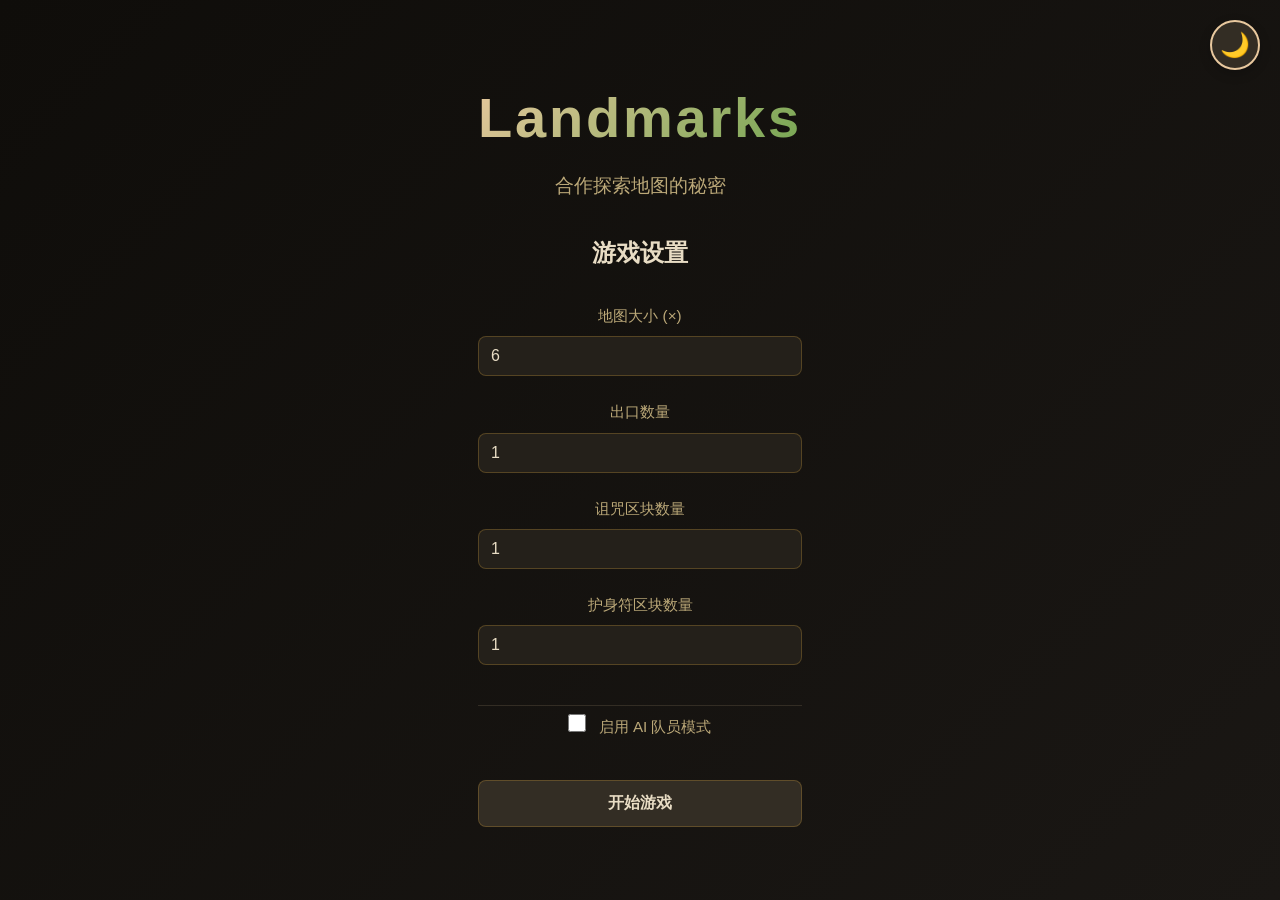
<file: index.html>
<!DOCTYPE html>
<html lang="zh-CN">
<head>
  <meta charset="UTF-8">
  <meta name="viewport" content="width=device-width, initial-scale=1.0">
  <title>Landmarks 网页游戏</title>
  <link rel="stylesheet" href="style.css">
</head>
<body>
  <div id="app" class="app">
    <!-- Setup Screen -->
    <div id="setup-screen" class="screen setup-screen">
      <!-- Theme Toggle Button -->
      <button id="theme-toggle" class="theme-toggle" aria-label="切换主题">
        <span class="theme-icon">🌙</span>
      </button>

      <div class="setup-container">
        <h1>Landmarks</h1>
        <p class="setup-subtitle">合作探索地图的秘密</p>

        <div class="game-settings">
          <h2>游戏设置</h2>

          <div class="setting-group">
            <label for="grid-size-input">地图大小 (×)</label>
            <input id="grid-size-input" type="number" min="4" max="12" value="6" class="setting-input">
          </div>

          <div class="setting-group">
            <label for="exit-count-input">出口数量</label>
            <input id="exit-count-input" type="number" min="1" max="5" value="1" class="setting-input">
          </div>

          <div class="setting-group">
            <label for="curse-blocks-input">诅咒区块数量</label>
            <input id="curse-blocks-input" type="number" min="0" max="5" value="1" class="setting-input">
          </div>

          <div class="setting-group">
            <label for="blessing-blocks-input">护身符区块数量</label>
            <input id="blessing-blocks-input" type="number" min="0" max="5" value="1" class="setting-input">
          </div>

          <div class="setting-group ai-settings">
            <label for="ai-member-toggle">
              <input id="ai-member-toggle" type="checkbox" class="setting-checkbox">
              启用 AI 队员模式
            </label>
            <div id="ai-api-key-section" class="ai-api-key-section hidden">
              <label for="ai-api-key-input">OpenRouter API Key</label>
              <input id="ai-api-key-input" type="password" class="setting-input" placeholder="sk-..." maxlength="100">
              <label for="ai-model-select" class="ai-model-label">AI 模型</label>
              <select id="ai-model-select" class="setting-input ai-model-select">
                <option value="qwen/qwen3.5-35b-a3b">Qwen 3.5-35B（付费，稳定）</option>
                <option value="qwen/qwen3-8b:free">Qwen 3-8B（免费，可能限流）</option>
              </select>
              <p class="ai-help-text">
                🔐 输入后自动保存到浏览器（本地存储，不会上传服务器）
                <br/>
                💾 或在根目录创建 .env.local 文件配置（参考 .env.example）
                <br/>
                ⚠️ 留空则使用本地降级策略
              </p>
            </div>
          </div>

          <button id="btn-start-game" class="btn btn-start-game">开始游戏</button>
        </div>
      </div>
    </div>

    <!-- Game Screen -->
    <div id="game-screen" class="screen game-screen hidden">
      <div class="game-container">
        <!-- Map Section -->
        <div class="map-section">
          <div id="map-grid" class="map-grid hexagon-grid">
            <!-- Hexagonal cells will be generated -->
          </div>
        </div>

        <!-- Side Panel (Left) -->
        <div class="side-panel side-panel-left">
          <!-- Current Phase Indicator -->
          <div class="phase-indicator">
            <div id="phase-label" class="phase-label">领队阶段</div>
            <div id="phase-description" class="phase-description"></div>
          </div>

          <!-- Round Counter -->
          <div class="round-counter">
            <span class="label">第</span>
            <span id="round-count" class="value">0</span>
            <span class="label">轮</span>
          </div>

          <!-- Curse Indicator -->
          <div id="curse-indicator" class="curse-indicator hidden">
            <span id="curse-text">💀 诅咒值: 0/1</span>
          </div>

          <!-- Lead Phase Panel -->
          <div id="lead-panel" class="phase-panel lead-panel">
            <div class="phase-panel-header lead-header">
              <h3>👑 领队</h3>
              <p class="phase-subtitle">描述词汇，指引队员</p>
            </div>

            <input
              id="lead-word-input"
              type="text"
              class="phase-input lead-input"
              placeholder="输入词汇..."
              maxlength="30"
            />

            <button id="btn-submit-lead" class="btn btn-submit-phase btn-lead">提交词汇</button>
          </div>

          <!-- Member Phase Panel -->
          <div id="member-panel" class="phase-panel member-panel hidden">
            <div class="phase-panel-header member-header">
              <h3>🎯 队员</h3>
              <p class="phase-subtitle">选择合适的格子</p>
            </div>

            <div class="current-word">
              <label>📝 词汇</label>
              <div id="current-word-text" class="word-text"></div>
            </div>

            <div class="cell-selection-hint">
              <label>📍 选择的格子</label>
              <span id="selected-cell-text" class="cell-coordinate">未选择</span>
            </div>

            <div id="ai-thinking-indicator" class="ai-thinking-indicator hidden">
              <span class="ai-spinner"></span>
              <span>AI 正在思考...</span>
            </div>

            <div id="ai-decision-panel" class="ai-decision-panel hidden">
              <h4>🤖 AI 决策过程</h4>

              <div class="ai-section">
                <label>📋 Prompt 策略</label>
                <textarea id="ai-prompt-display" class="ai-display-text" readonly></textarea>
              </div>

              <div class="ai-section">
                <label>📊 候选格子分析</label>
                <textarea id="ai-candidates-display" class="ai-display-text" readonly></textarea>
              </div>

              <div id="ai-thinking-section" class="ai-section hidden">
                <label>💭 AI 思考过程</label>
                <textarea id="ai-thinking-display" class="ai-display-text" readonly></textarea>
              </div>

              <div class="ai-section">
                <label>🧠 LLM 响应</label>
                <textarea id="ai-llm-response-display" class="ai-display-text" readonly></textarea>
              </div>

              <div class="ai-section">
                <label>✅ 最终决策</label>
                <div id="ai-final-decision" class="ai-final-decision"></div>
              </div>

              <details class="ai-toggle-details">
                <summary>💬 原始 LLM JSON</summary>
                <textarea id="ai-raw-json-display" class="ai-display-text" readonly></textarea>
              </details>
            </div>

            <button id="btn-assign-word" class="btn btn-submit-phase btn-member">确认放置</button>
          </div>

          <!-- Error Display -->
          <div id="turn-error" class="turn-error hidden"></div>
        </div>

        <!-- History Panel (Right) -->
        <div class="side-panel side-panel-right">
          <h3 class="history-title">📜 探索历史</h3>
          <div id="history-list" class="history-list">
            <!-- Entries will be added -->
          </div>
        </div>
      </div>
    </div>

    <!-- End Screen -->
    <div id="end-screen" class="screen end-screen hidden">
      <div class="end-container">
        <h1 id="end-title">游戏结束</h1>
        <div class="end-stats">
          <div class="end-stat">
            <span class="end-label">总轮数</span>
            <span id="end-rounds" class="end-value">0</span>
          </div>
          <div class="end-stat">
            <span class="end-label">已探索格子</span>
            <span id="end-explored" class="end-value">0</span>
          </div>
        </div>
        <div id="end-message" class="end-message">
          <!-- Message will be set -->
        </div>
        <button id="btn-play-again" class="btn btn-play-again">再来一局</button>
      </div>
    </div>

    <!-- Feedback Overlay -->
    <div id="feedback-overlay" class="feedback-overlay hidden">
      <div class="feedback-content">
        <div id="feedback-text" class="feedback-text"></div>
      </div>
    </div>
  </div>

  <!-- Initialize API Key from storage -->
  <script>
    // Pre-fill API key input if it was previously saved
    document.addEventListener('DOMContentLoaded', function() {
      const apiKeyInput = document.getElementById('ai-api-key-input');
      if (apiKeyInput && typeof getApiKeyFromSecureSources === 'function') {
        const savedKey = getApiKeyFromSecureSources();
        if (savedKey) {
          apiKeyInput.value = savedKey;
        }
      }
    });
  </script>

  <!-- Scripts -->
  <script src="data/vocabularies.js"></script>
  <script src="js/config.js"></script>
  <script src="js/vocabulary.js"></script>
  <script src="js/mapEngine.js"></script>
  <script src="js/gameEngine.js"></script>
  <script src="js/renderer.js"></script>
  <script src="js/aiMapAnalyzer.js"></script>
  <script src="js/aiAgent.js"></script>
  <script src="js/controller.js"></script>
</body>
</html>
</file>
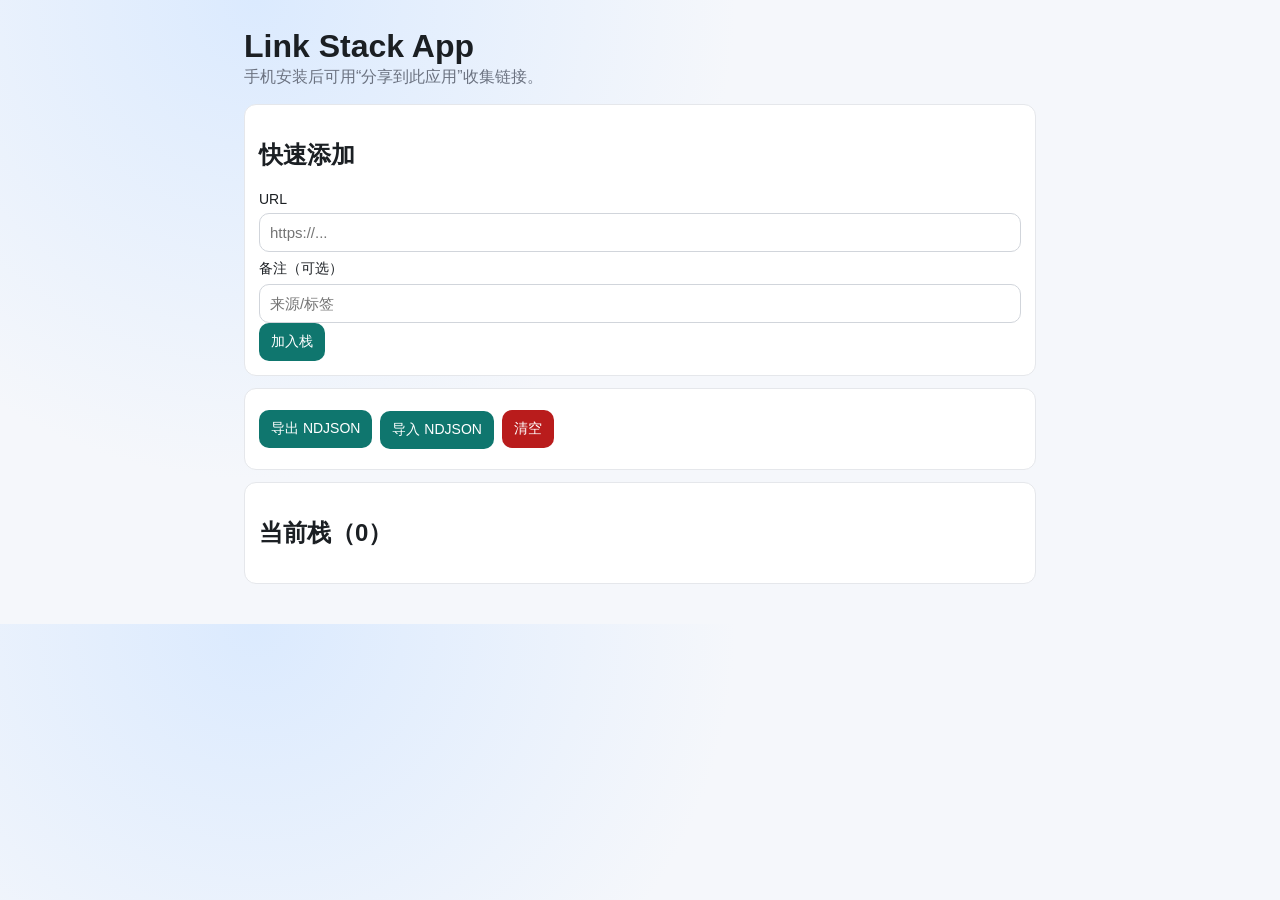
<file: link-stack-app/index.html>
<!doctype html>
<html lang="zh-CN">
  <head>
    <meta charset="UTF-8" />
    <meta name="viewport" content="width=device-width, initial-scale=1" />
    <title>Link Stack App</title>
    <link rel="manifest" href="manifest.webmanifest" />
    <link rel="stylesheet" href="styles.css" />
  </head>
  <body>
    <main class="wrap">
      <h1>Link Stack App</h1>
      <p class="hint">手机安装后可用“分享到此应用”收集链接。</p>

      <section class="card">
        <h2>快速添加</h2>
        <form id="add-form">
          <label>URL</label>
          <input id="url" type="url" placeholder="https://..." required />
          <label>备注（可选）</label>
          <input id="note" type="text" placeholder="来源/标签" />
          <button type="submit">加入栈</button>
        </form>
      </section>

      <section class="card row">
        <button id="export-btn">导出 NDJSON</button>
        <label class="file-label">导入 NDJSON
          <input id="import-file" type="file" accept=".ndjson,.json,.txt" />
        </label>
        <button id="clear-btn" class="danger">清空</button>
      </section>

      <section class="card">
        <h2>当前栈（<span id="count">0</span>）</h2>
        <ul id="list" class="list"></ul>
      </section>
    </main>

    <script src="app.js" defer></script>
  </body>
</html>
</file>
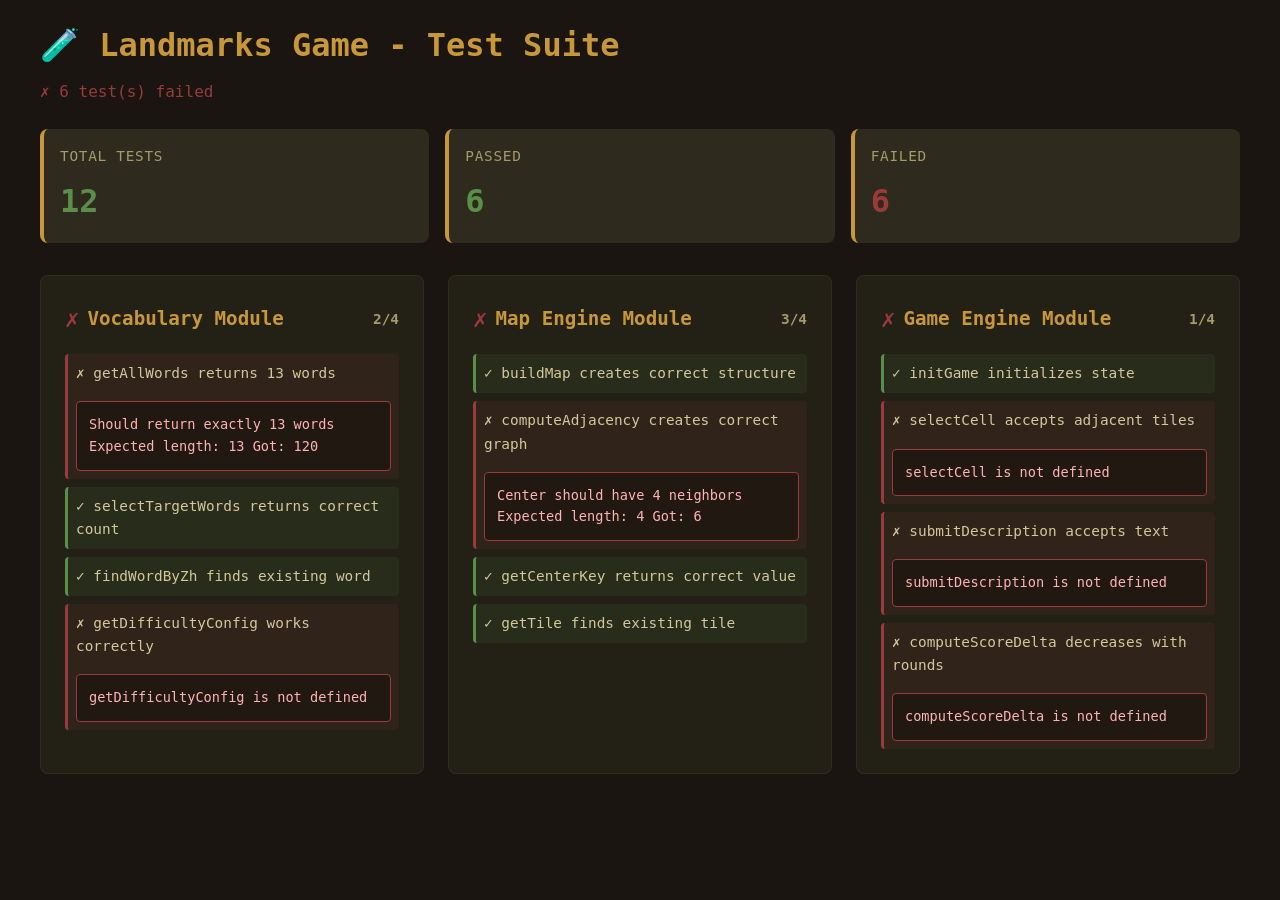
<file: tests/index.html>
<!DOCTYPE html>
<html lang="en">
<head>
  <meta charset="UTF-8">
  <meta name="viewport" content="width=device-width, initial-scale=1.0">
  <title>Landmarks Game - Test Runner</title>
  <style>
    * {
      margin: 0;
      padding: 0;
      box-sizing: border-box;
    }

    body {
      font-family: -apple-system, BlinkMacSystemFont, 'Segoe UI', monospace;
      background: #1a1510;
      color: #d4c89a;
      padding: 20px;
      line-height: 1.6;
    }

    .container {
      max-width: 1200px;
      margin: 0 auto;
    }

    h1 {
      margin-bottom: 0.5rem;
      color: #c8973a;
      font-size: 2rem;
    }

    .summary {
      display: grid;
      grid-template-columns: repeat(auto-fit, minmax(200px, 1fr));
      gap: 1rem;
      margin: 1.5rem 0;
    }

    .stat {
      background: #2e2a1e;
      padding: 1rem;
      border-radius: 8px;
      border-left: 4px solid #c8973a;
    }

    .stat-label {
      display: block;
      font-size: 0.9rem;
      color: #a89968;
      margin-bottom: 0.5rem;
      text-transform: uppercase;
      letter-spacing: 0.05em;
    }

    .stat-value {
      display: block;
      font-size: 2rem;
      font-weight: bold;
      color: #5a8f4a;
    }

    .stat.failed .stat-value {
      color: #9a3a3a;
    }

    .test-suites {
      display: grid;
      grid-template-columns: repeat(auto-fit, minmax(300px, 1fr));
      gap: 1.5rem;
      margin-top: 2rem;
    }

    .suite {
      background: #232016;
      padding: 1.5rem;
      border-radius: 8px;
      border: 1px solid rgba(200, 151, 58, 0.1);
    }

    .suite-title {
      font-size: 1.2rem;
      font-weight: bold;
      margin-bottom: 1rem;
      color: #c8973a;
      display: flex;
      align-items: center;
      gap: 0.5rem;
    }

    .suite-status {
      font-size: 1.5rem;
    }

    .suite.pass .suite-status::before {
      content: '✓';
      color: #5a8f4a;
    }

    .suite.fail .suite-status::before {
      content: '✗';
      color: #9a3a3a;
    }

    .suite-results {
      list-style: none;
      display: flex;
      flex-direction: column;
      gap: 0.5rem;
      font-size: 0.9rem;
    }

    .result {
      padding: 0.5rem;
      border-radius: 4px;
      border-left: 3px solid #a89968;
    }

    .result.pass {
      border-left-color: #5a8f4a;
      background: rgba(90, 143, 74, 0.1);
    }

    .result.fail {
      border-left-color: #9a3a3a;
      background: rgba(154, 58, 58, 0.1);
    }

    .error-detail {
      margin-top: 1rem;
      padding: 0.75rem;
      background: rgba(0, 0, 0, 0.3);
      border-radius: 4px;
      border: 1px solid #9a3a3a;
      font-size: 0.85rem;
      color: #ffb3b3;
      word-break: break-word;
    }

    .loader {
      text-align: center;
      padding: 2rem;
      font-size: 1.2rem;
    }

    .loader::after {
      content: '...';
      animation: dots 1.5s infinite;
    }

    @keyframes dots {
      0%, 20% { content: '.'; }
      40% { content: '..'; }
      60%, 100% { content: '...'; }
    }
  </style>
</head>
<body>
  <div class="container">
    <h1>🧪 Landmarks Game - Test Suite</h1>
    <p id="status" style="color: #a89968;">Running tests...</p>

    <div id="loader" class="loader"></div>

    <div id="results" style="display: none;">
      <div class="summary">
        <div id="stat-total" class="stat">
          <span class="stat-label">Total Tests</span>
          <span class="stat-value">-</span>
        </div>
        <div id="stat-passed" class="stat">
          <span class="stat-label">Passed</span>
          <span class="stat-value">-</span>
        </div>
        <div id="stat-failed" class="stat failed">
          <span class="stat-label">Failed</span>
          <span class="stat-value">-</span>
        </div>
      </div>

      <div class="test-suites" id="test-suites"></div>
    </div>
  </div>

  <!-- Load test modules -->
  <script src="../data/vocabularies.js"></script>
  <script src="../js/vocabulary.js"></script>
  <script src="../js/mapEngine.js"></script>
  <script src="../js/gameEngine.js"></script>

  <script>
    // Simple test framework for browser
    const testSuites = {
      vocabulary: { name: 'Vocabulary Module', pass: 0, total: 0, tests: [] },
      mapEngine: { name: 'Map Engine Module', pass: 0, total: 0, tests: [] },
      gameEngine: { name: 'Game Engine Module', pass: 0, total: 0, tests: [] }
    };

    let globalPass = 0, globalTotal = 0;

    class TestRunner {
      constructor(suiteName) {
        this.suite = suiteName;
        this.tests = [];
      }

      test(name, fn) {
        testSuites[this.suite].total++;
        globalTotal++;

        try {
          fn();
          this.tests.push({ name, pass: true });
          testSuites[this.suite].pass++;
          globalPass++;
        } catch (error) {
          this.tests.push({ name, pass: false, error: error.message });
        }
      }

      assert(condition, message) {
        if (!condition) throw new Error(message);
      }

      assertEqual(actual, expected, message) {
        if (actual !== expected) {
          throw new Error(`${message}\n  Expected: ${expected}\n  Got: ${actual}`);
        }
      }

      assertArrayLength(arr, length, message) {
        if (!Array.isArray(arr) || arr.length !== length) {
          throw new Error(`${message}\n  Expected length: ${length}\n  Got: ${arr ? arr.length : 'not an array'}`);
        }
      }

      finish() {
        testSuites[this.suite].tests = this.tests;
      }
    }

    // ============ RUN TESTS ============

    // Vocabulary Tests
    const vocabTestRunner = new TestRunner('vocabulary');

    vocabTestRunner.test('getAllWords returns 13 words', () => {
      const words = getAllWords();
      vocabTestRunner.assertArrayLength(words, 13, 'Should return exactly 13 words');
    });

    vocabTestRunner.test('selectTargetWords returns correct count', () => {
      const selected = selectTargetWords(5);
      vocabTestRunner.assertArrayLength(selected, 5, 'Should return 5 words');
    });

    vocabTestRunner.test('findWordByZh finds existing word', () => {
      const word = findWordByZh('埃菲尔铁塔');
      vocabTestRunner.assert(word !== null, 'Should find Eiffel Tower');
    });

    vocabTestRunner.test('getDifficultyConfig works correctly', () => {
      const easy = getDifficultyConfig('easy');
      vocabTestRunner.assertEqual(easy.targetCount, 3, 'Easy should have 3 targets');
    });

    vocabTestRunner.finish();

    // Map Engine Tests
    const mapTestRunner = new TestRunner('mapEngine');

    mapTestRunner.test('buildMap creates correct structure', () => {
      const map = buildMap(3);
      mapTestRunner.assertArrayLength(map.tiles, 9, 'Should have 9 tiles for 3x3 grid');
    });

    mapTestRunner.test('computeAdjacency creates correct graph', () => {
      const adjacency = computeAdjacency(3);
      mapTestRunner.assertArrayLength(adjacency['1,1'], 4, 'Center should have 4 neighbors');
    });

    mapTestRunner.test('getCenterKey returns correct value', () => {
      const key = getCenterKey(3);
      mapTestRunner.assertEqual(key, '1,1', 'Should return "1,1" for 3x3');
    });

    mapTestRunner.test('getTile finds existing tile', () => {
      const map = buildMap(3);
      const tile = getTile(map.tiles, '0,0');
      mapTestRunner.assert(tile !== null, 'Should find tile');
    });

    mapTestRunner.finish();

    // Game Engine Tests
    const gameTestRunner = new TestRunner('gameEngine');

    gameTestRunner.test('initGame initializes state', () => {
      initGame('normal');
      const state = _getInternalState();
      gameTestRunner.assert(state !== null, 'State should be initialized');
      gameTestRunner.assertEqual(state.phase, 'playing', 'Initial phase should be playing');
    });

    gameTestRunner.test('selectCell accepts adjacent tiles', () => {
      initGame('normal');
      const result = selectCell('0,1');
      gameTestRunner.assert(result.ok, 'Should accept adjacent tile');
    });

    gameTestRunner.test('submitDescription accepts text', () => {
      initGame('normal');
      const result = submitDescription('test description');
      gameTestRunner.assert(result.ok, 'Should accept description');
    });

    gameTestRunner.test('computeScoreDelta decreases with rounds', () => {
      const round1 = computeScoreDelta(1, 0);
      const round2 = computeScoreDelta(2, 0);
      gameTestRunner.assert(round1 > round2, 'Round 1 should be worth more than Round 2');
    });

    gameTestRunner.finish();

    // Display results
    function displayResults() {
      document.getElementById('loader').style.display = 'none';
      document.getElementById('results').style.display = 'block';

      // Update summary
      document.getElementById('stat-total').querySelector('.stat-value').textContent = globalTotal;
      document.getElementById('stat-passed').querySelector('.stat-value').textContent = globalPass;
      document.getElementById('stat-failed').querySelector('.stat-value').textContent = globalTotal - globalPass;

      if (globalPass === globalTotal) {
        document.getElementById('status').textContent = '✓ All tests passed!';
        document.getElementById('status').style.color = '#5a8f4a';
      } else {
        document.getElementById('status').textContent = `✗ ${globalTotal - globalPass} test(s) failed`;
        document.getElementById('status').style.color = '#9a3a3a';
      }

      // Display suites
      const suitesContainer = document.getElementById('test-suites');
      Object.values(testSuites).forEach(suite => {
        const suiteEl = document.createElement('div');
        suiteEl.className = `suite ${suite.pass === suite.total ? 'pass' : 'fail'}`;

        const title = document.createElement('div');
        title.className = 'suite-title';
        title.innerHTML = `
          <span class="suite-status"></span>
          <span>${suite.name}</span>
          <span style="margin-left: auto; font-size: 0.9rem; color: #a89968;">
            ${suite.pass}/${suite.total}
          </span>
        `;

        const results = document.createElement('ul');
        results.className = 'suite-results';

        suite.tests.forEach(test => {
          const li = document.createElement('li');
          li.className = `result ${test.pass ? 'pass' : 'fail'}`;
          li.textContent = test.pass ? '✓ ' + test.name : '✗ ' + test.name;

          if (!test.pass) {
            const error = document.createElement('div');
            error.className = 'error-detail';
            error.textContent = test.error;
            li.appendChild(error);
          }

          results.appendChild(li);
        });

        suiteEl.appendChild(title);
        suiteEl.appendChild(results);
        suitesContainer.appendChild(suiteEl);
      });
    }

    // Run after DOM loads
    setTimeout(displayResults, 500);
  </script>
</body>
</html>
</file>
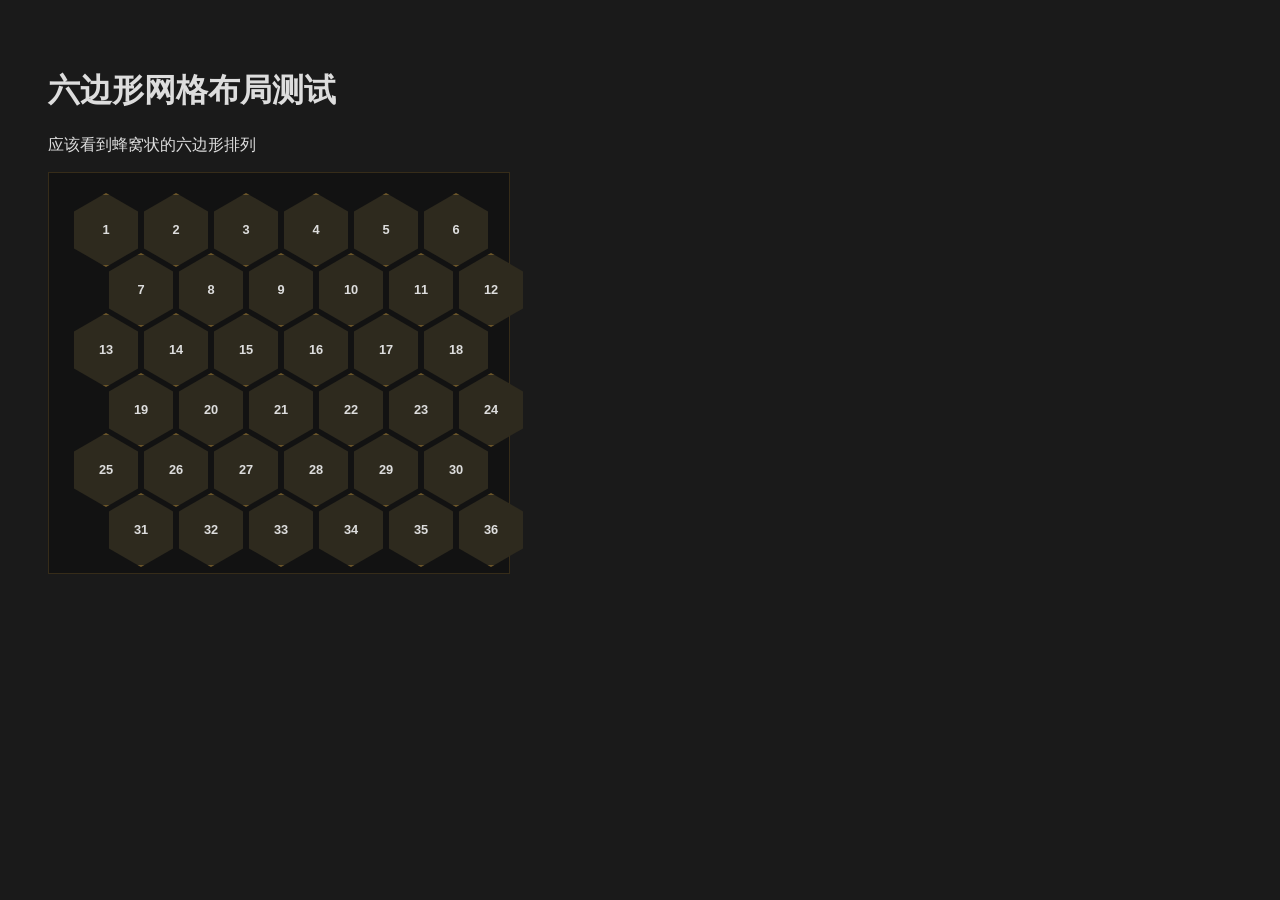
<file: hex-test.html>
<!DOCTYPE html>
<html lang="zh-CN">
<head>
    <meta charset="UTF-8">
    <meta name="viewport" content="width=device-width, initial-scale=1.0">
    <title>六边形网格测试</title>
    <style>
        body { 
            background: #1a1a1a;
            color: #ddd;
            padding: 40px;
            font-family: Arial, sans-serif;
        }
        
        .map-grid {
            display: grid;
            grid-template-columns: repeat(6, 70px);
            gap: 0;
            background: rgba(0, 0, 0, 0.3);
            padding: 20px;
            border: 1px solid rgba(200, 151, 58, 0.2);
            width: fit-content;
            grid-auto-rows: 60px;
        }

        .cell {
            width: 70px;
            height: 70px;
            background: #2e2a1e;
            border: 2px solid rgba(200, 151, 58, 0.4);
            display: flex;
            align-items: center;
            justify-content: center;
            position: relative;
            overflow: visible;
            font-weight: 600;
            font-size: 0.8rem;
            text-align: center;
            padding: 0;
            clip-path: polygon(
                50% 0%,
                93.3% 25%,
                93.3% 75%,
                50% 100%,
                6.7% 75%,
                6.7% 25%
            );
        }

        /* 第2,4,6,8...行向右偏移 35px */
        .cell:nth-child(7),
        .cell:nth-child(8),
        .cell:nth-child(9),
        .cell:nth-child(10),
        .cell:nth-child(11),
        .cell:nth-child(12),
        .cell:nth-child(19),
        .cell:nth-child(20),
        .cell:nth-child(21),
        .cell:nth-child(22),
        .cell:nth-child(23),
        .cell:nth-child(24),
        .cell:nth-child(31),
        .cell:nth-child(32),
        .cell:nth-child(33),
        .cell:nth-child(34),
        .cell:nth-child(35),
        .cell:nth-child(36) {
            transform: translateX(35px);
        }
    </style>
</head>
<body>
    <h1>六边形网格布局测试</h1>
    <p>应该看到蜂窝状的六边形排列</p>
    
    <div class="map-grid">
        <div class="cell">1</div>
        <div class="cell">2</div>
        <div class="cell">3</div>
        <div class="cell">4</div>
        <div class="cell">5</div>
        <div class="cell">6</div>
        
        <div class="cell">7</div>
        <div class="cell">8</div>
        <div class="cell">9</div>
        <div class="cell">10</div>
        <div class="cell">11</div>
        <div class="cell">12</div>
        
        <div class="cell">13</div>
        <div class="cell">14</div>
        <div class="cell">15</div>
        <div class="cell">16</div>
        <div class="cell">17</div>
        <div class="cell">18</div>
        
        <div class="cell">19</div>
        <div class="cell">20</div>
        <div class="cell">21</div>
        <div class="cell">22</div>
        <div class="cell">23</div>
        <div class="cell">24</div>
        
        <div class="cell">25</div>
        <div class="cell">26</div>
        <div class="cell">27</div>
        <div class="cell">28</div>
        <div class="cell">29</div>
        <div class="cell">30</div>
        
        <div class="cell">31</div>
        <div class="cell">32</div>
        <div class="cell">33</div>
        <div class="cell">34</div>
        <div class="cell">35</div>
        <div class="cell">36</div>
    </div>
</body>
</html>
</file>
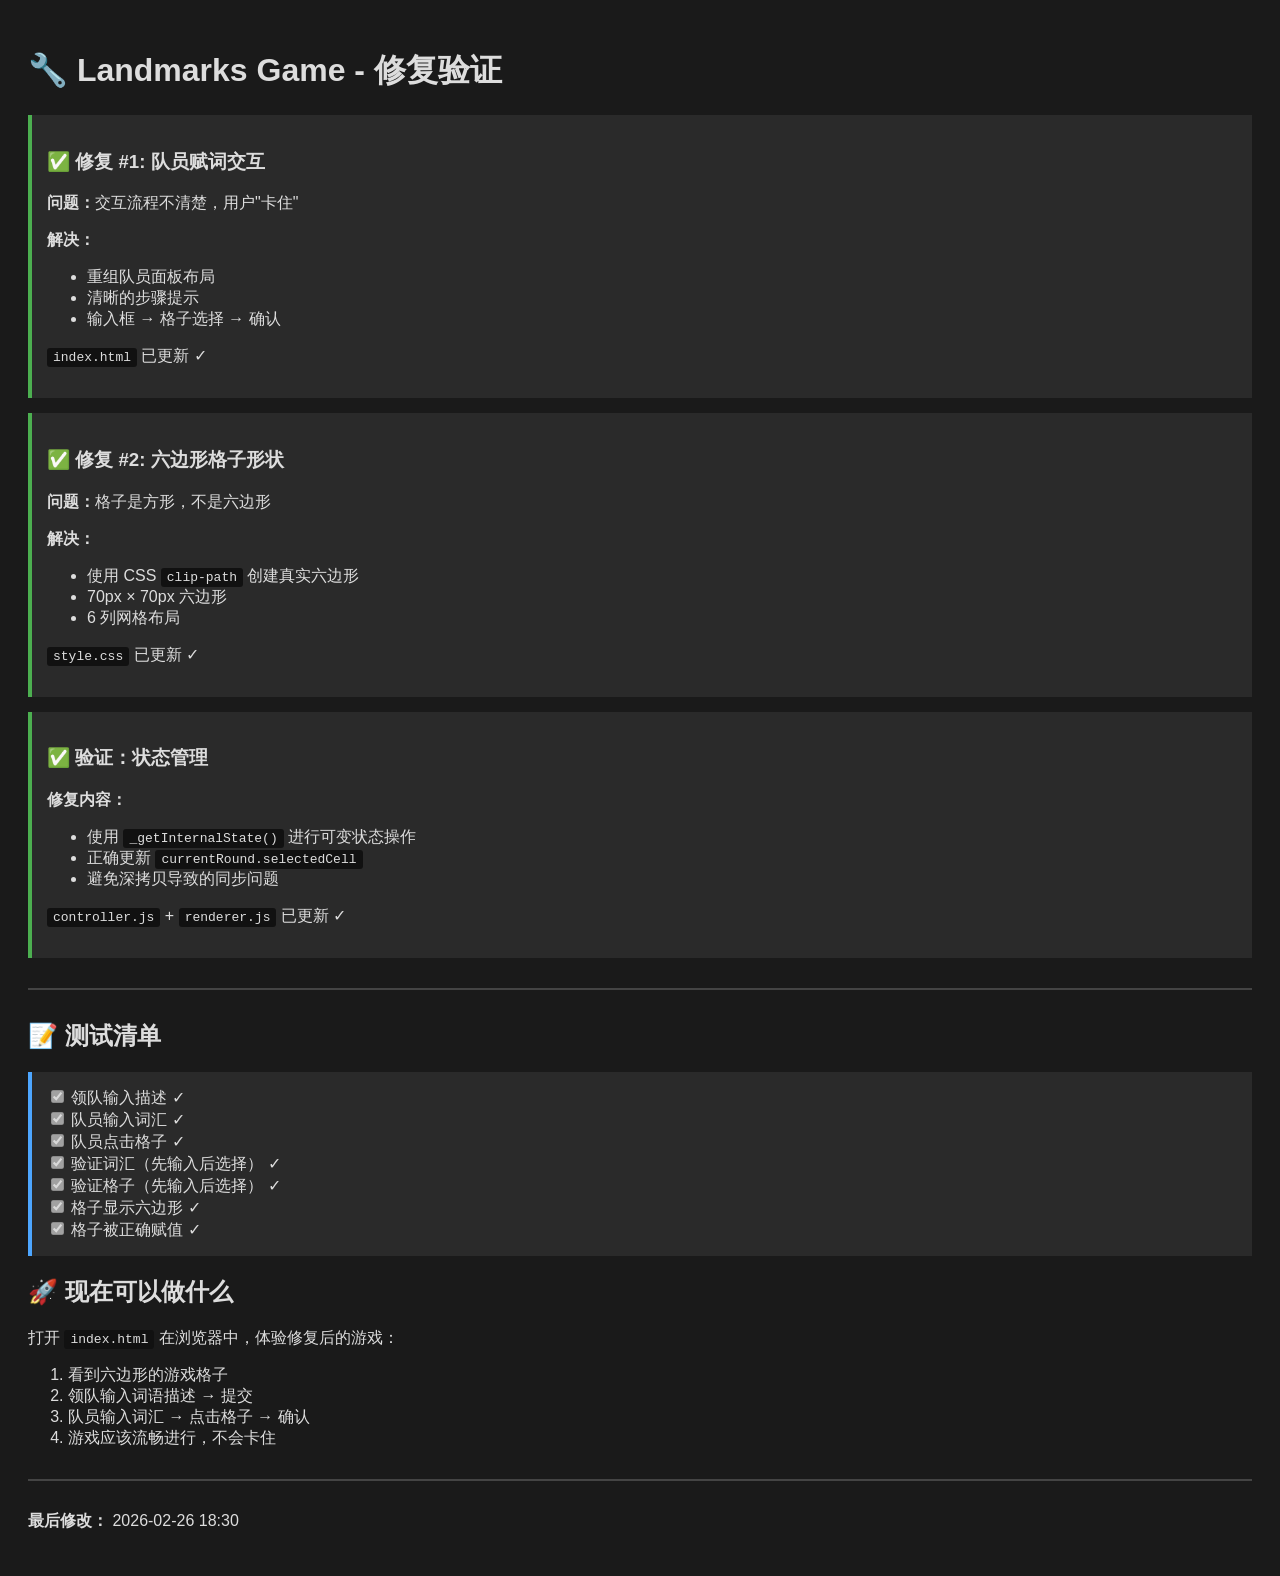
<file: test-fixes.html>
<!DOCTYPE html>
<html>
<head>
    <title>修复验证 - Landmarks Game</title>
    <style>
        body { font-family: Arial, sans-serif; padding: 20px; background: #1a1a1a; color: #ddd; }
        .test-item { margin: 15px 0; padding: 15px; background: #2a2a2a; border-left: 4px solid #4da6ff; }
        .pass { border-left-color: #4caf50; }
        .fail { border-left-color: #f44336; }
        code { background: #111; padding: 2px 6px; border-radius: 3px; }
    </style>
</head>
<body>
    <h1>🔧 Landmarks Game - 修复验证</h1>
    
    <div class="test-item pass">
        <h3>✅ 修复 #1: 队员赋词交互</h3>
        <p><strong>问题：</strong>交互流程不清楚，用户"卡住"</p>
        <p><strong>解决：</strong></p>
        <ul>
            <li>重组队员面板布局</li>
            <li>清晰的步骤提示</li>
            <li>输入框 → 格子选择 → 确认</li>
        </ul>
        <p><code>index.html</code> 已更新 ✓</p>
    </div>

    <div class="test-item pass">
        <h3>✅ 修复 #2: 六边形格子形状</h3>
        <p><strong>问题：</strong>格子是方形，不是六边形</p>
        <p><strong>解决：</strong></p>
        <ul>
            <li>使用 CSS <code>clip-path</code> 创建真实六边形</li>
            <li>70px × 70px 六边形</li>
            <li>6 列网格布局</li>
        </ul>
        <p><code>style.css</code> 已更新 ✓</p>
    </div>

    <div class="test-item pass">
        <h3>✅ 验证：状态管理</h3>
        <p><strong>修复内容：</strong></p>
        <ul>
            <li>使用 <code>_getInternalState()</code> 进行可变状态操作</li>
            <li>正确更新 <code>currentRound.selectedCell</code></li>
            <li>避免深拷贝导致的同步问题</li>
        </ul>
        <p><code>controller.js</code> + <code>renderer.js</code> 已更新 ✓</p>
    </div>

    <hr style="border: 1px solid #444; margin: 30px 0;">

    <h2>📝 测试清单</h2>
    <div class="test-item">
        <input type="checkbox" checked disabled> 领队输入描述 ✓
        <br><input type="checkbox" checked disabled> 队员输入词汇 ✓
        <br><input type="checkbox" checked disabled> 队员点击格子 ✓
        <br><input type="checkbox" checked disabled> 验证词汇（先输入后选择） ✓
        <br><input type="checkbox" checked disabled> 验证格子（先输入后选择） ✓
        <br><input type="checkbox" checked disabled> 格子显示六边形 ✓
        <br><input type="checkbox" checked disabled> 格子被正确赋值 ✓
    </div>

    <h2>🚀 现在可以做什么</h2>
    <p>打开 <code>index.html</code> 在浏览器中，体验修复后的游戏：</p>
    <ol>
        <li>看到六边形的游戏格子</li>
        <li>领队输入词语描述 → 提交</li>
        <li>队员输入词汇 → 点击格子 → 确认</li>
        <li>游戏应该流畅进行，不会卡住</li>
    </ol>

    <hr style="border: 1px solid #444; margin: 30px 0;">
    <p><strong>最后修改：</strong> 2026-02-26 18:30</p>
</body>
</html>
</file>
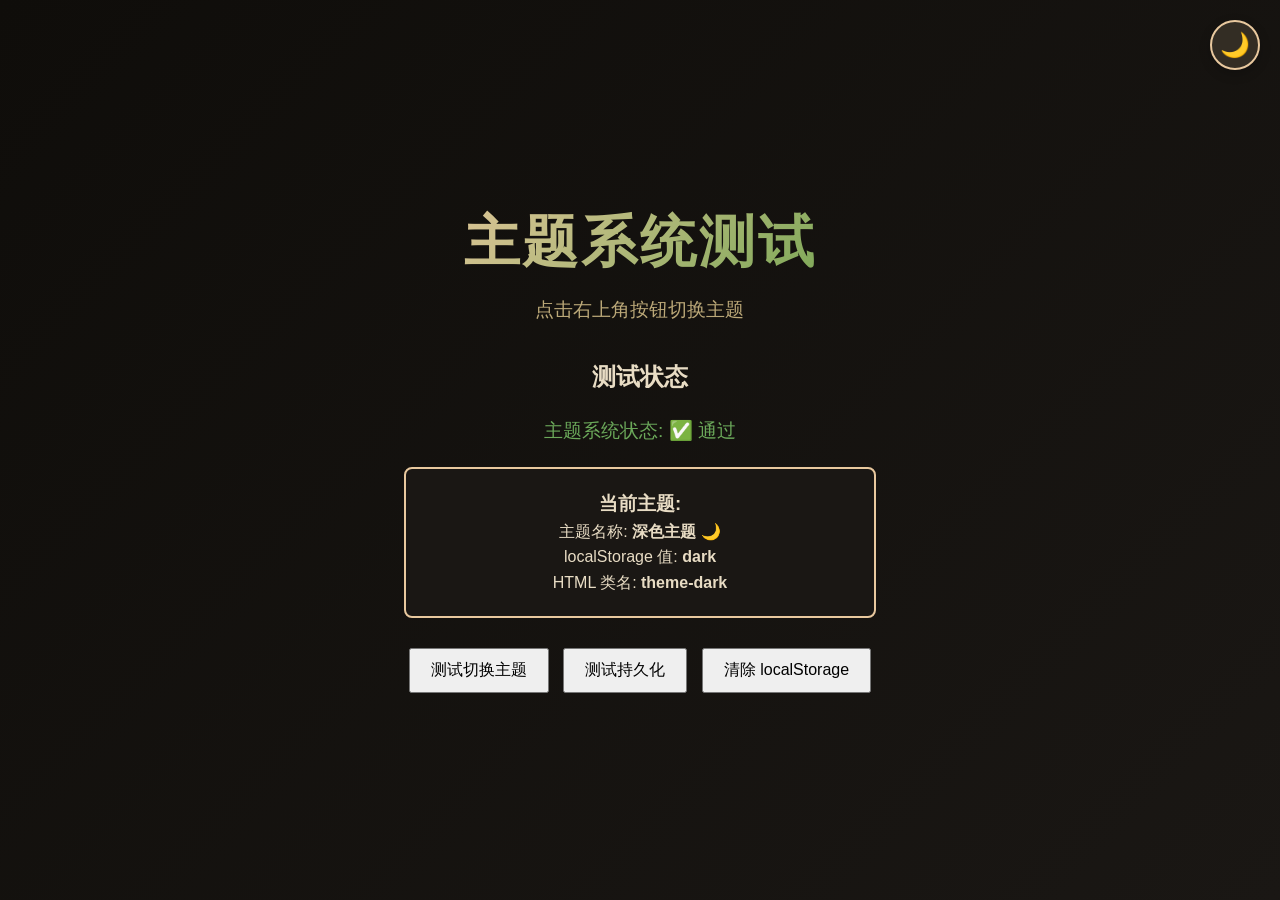
<file: test-theme.html>
<!DOCTYPE html>
<html lang="zh-CN">
<head>
  <meta charset="UTF-8">
  <meta name="viewport" content="width=device-width, initial-scale=1.0">
  <title>Theme System Test</title>
  <link rel="stylesheet" href="style.css">
</head>
<body>
  <div id="app" class="app">
    <div id="setup-screen" class="screen setup-screen">
      <!-- Theme Toggle Button -->
      <button id="theme-toggle" class="theme-toggle" aria-label="切换主题">
        <span class="theme-icon">🌙</span>
      </button>

      <div class="setup-container">
        <h1>主题系统测试</h1>
        <p class="setup-subtitle">点击右上角按钮切换主题</p>

        <div class="test-results">
          <h2>测试状态</h2>
          <div id="test-status" style="color: var(--text-primary); font-size: 1.2rem; margin: 20px 0;">
            等待测试...
          </div>

          <div style="margin: 20px 0; padding: 20px; background: var(--bg-panel); border-radius: 8px; border: 2px solid var(--accent-gold);">
            <h3>当前主题:</h3>
            <p>主题名称: <strong id="current-theme">loading...</strong></p>
            <p>localStorage 值: <strong id="stored-theme">loading...</strong></p>
            <p>HTML 类名: <strong id="html-class">loading...</strong></p>
          </div>

          <button id="test-toggle-btn" style="padding: 10px 20px; font-size: 1rem; cursor: pointer; margin: 10px 5px;">测试切换主题</button>
          <button id="test-localStorage-btn" style="padding: 10px 20px; font-size: 1rem; cursor: pointer; margin: 10px 5px;">测试持久化</button>
          <button id="clear-storage-btn" style="padding: 10px 20px; font-size: 1rem; cursor: pointer; margin: 10px 5px;">清除 localStorage</button>
        </div>
      </div>
    </div>
  </div>

  <script>
    // Theme management functions (copy from controller.js)
    function initTheme() {
      const savedTheme = localStorage.getItem('theme') || 'dark';
      setTheme(savedTheme);
    }

    function setTheme(theme) {
      const html = document.documentElement;
      if (theme === 'light') {
        html.classList.remove('theme-dark');
        html.classList.add('theme-light');
        localStorage.setItem('theme', 'light');
        updateThemeIcon('☀️');
      } else {
        html.classList.remove('theme-light');
        html.classList.add('theme-dark');
        localStorage.setItem('theme', 'dark');
        updateThemeIcon('🌙');
      }
      updateTestStatus();
    }

    function getCurrentTheme() {
      const html = document.documentElement;
      if (html.classList.contains('theme-light')) return 'light';
      if (html.classList.contains('theme-dark')) return 'dark';
      return localStorage.getItem('theme') || 'dark';
    }

    function updateThemeIcon(icon) {
      const iconElem = document.querySelector('.theme-icon');
      if (iconElem) {
        iconElem.textContent = icon;
      }
    }

    function onThemeToggle() {
      const currentTheme = getCurrentTheme();
      const newTheme = currentTheme === 'light' ? 'dark' : 'light';
      setTheme(newTheme);
    }

    function updateTestStatus() {
      const theme = getCurrentTheme();
      const stored = localStorage.getItem('theme');
      const htmlClass = document.documentElement.className;
      const themeName = theme === 'light' ? '浅色主题 ☀️' : '深色主题 🌙';

      document.getElementById('current-theme').textContent = themeName;
      document.getElementById('stored-theme').textContent = stored || '未设置';
      document.getElementById('html-class').textContent = htmlClass || '(empty)';

      const testResult = theme && stored === theme ? '✅ 通过' : '❌ 失败';
      document.getElementById('test-status').innerHTML = `
        <span style="color: ${theme && stored === theme ? '#6ba85a' : '#b85c5c'};">
          主题系统状态: ${testResult}
        </span>
      `;
    }

    // Initialize
    document.addEventListener('DOMContentLoaded', () => {
      initTheme();

      // Bind events
      document.getElementById('theme-toggle').addEventListener('click', onThemeToggle);
      document.getElementById('test-toggle-btn').addEventListener('click', () => {
        onThemeToggle();
        console.log('Theme toggled');
      });
      document.getElementById('test-localStorage-btn').addEventListener('click', () => {
        const stored = localStorage.getItem('theme');
        const current = getCurrentTheme();
        console.log(`Stored: ${stored}, Current: ${current}, Match: ${stored === current}`);
        alert(`Stored: ${stored}\nCurrent: ${current}\nMatch: ${stored === current}`);
      });
      document.getElementById('clear-storage-btn').addEventListener('click', () => {
        localStorage.removeItem('theme');
        setTheme('dark');
        console.log('Storage cleared and reset to dark');
      });

      updateTestStatus();
    });
  </script>
</body>
</html>
</file>
<file: style.css>
/* Landmarks Game - Complete Styling */

:root {
  /* Color Palette - Default Dark Theme */
  --bg-void: #1a1510;
  --bg-panel: #232016;
  --bg-cell: #2e2a1e;
  --bg-cell-hover: #3a3627;
  --bg-cell-adjacent: #3d3a2d;
  --bg-cell-revealed: #4a4638;
  --bg-button: #3d3a2d;
  --bg-button-hover: #4a4638;

  --text-primary: #d4c89a;
  --text-secondary: #a89968;
  --text-muted: #8b7d5f;

  --accent-gold: #c8973a;
  --accent-green: #5a8f4a;
  --accent-red: #9a3a3a;
  --accent-purple: #7a5a9a;

  /* Sizing */
  --cell-size: 80px;
  --panel-width: 380px;
  --gap: 16px;
  --radius: 8px;

  /* Transitions */
  --transition-fast: 150ms ease-out;
  --transition-medium: 300ms ease-out;
}

/* Light Theme */
:root.theme-light {
  --bg-void: #f5f3f0;
  --bg-panel: #ede8e3;
  --bg-cell: #e8e0d8;
  --bg-cell-hover: #dfd3c8;
  --bg-cell-adjacent: #d9ccc0;
  --bg-cell-revealed: #cebfb0;
  --bg-button: #d9ccc0;
  --bg-button-hover: #cebfb0;

  --text-primary: #2a2520;
  --text-secondary: #5c5348;
  --text-muted: #8b7d6f;

  --accent-gold: #d4a574;
  --accent-green: #6ba85a;
  --accent-red: #b85c5c;
  --accent-purple: #9b7ab0;
}

/* Dark Theme */
:root.theme-dark {
  --bg-void: #0f0d0a;
  --bg-panel: #1a1714;
  --bg-cell: #24201a;
  --bg-cell-hover: #2f2a22;
  --bg-cell-adjacent: #332d24;
  --bg-cell-revealed: #3d3629;
  --bg-button: #332d24;
  --bg-button-hover: #3d3629;

  --text-primary: #e8dcc4;
  --text-secondary: #bba878;
  --text-muted: #8b7d5f;

  --accent-gold: #e8c89e;
  --accent-green: #72a550;
  --accent-red: #d45959;
  --accent-purple: #a083c0;
}

* {
  margin: 0;
  padding: 0;
  box-sizing: border-box;
}

html,
body {
  width: 100%;
  height: 100%;
}

body {
  font-family: -apple-system, BlinkMacSystemFont, 'Segoe UI', 'Microsoft YaHei', sans-serif;
  background-color: var(--bg-void);
  color: var(--text-primary);
  line-height: 1.6;
  overflow: hidden;
}

/* ============= APP & SCREENS ============= */

.app {
  width: 100%;
  height: 100%;
  display: flex;
  align-items: center;
  justify-content: center;
}

.screen {
  position: absolute;
  width: 100%;
  height: 100%;
  display: flex;
  align-items: center;
  justify-content: center;
  backdrop-filter: blur(0px);
  transition: opacity var(--transition-medium), visibility var(--transition-medium);
}

.screen.hidden {
  display: none;
  opacity: 0;
  visibility: hidden;
}

/* Setup Screen */
.setup-screen {
  background: linear-gradient(135deg, var(--bg-void) 0%, var(--bg-panel) 100%);
}

.setup-container {
  text-align: center;
  animation: slideUp 0.6s ease-out;
}

.setup-container h1 {
  font-size: 3.5rem;
  font-weight: 900;
  letter-spacing: 0.05em;
  margin-bottom: 0.5rem;
  background: linear-gradient(135deg, var(--accent-gold), var(--accent-green));
  -webkit-background-clip: text;
  -webkit-text-fill-color: transparent;
  background-clip: text;
}

.setup-subtitle {
  font-size: 1.2rem;
  color: var(--text-secondary);
  margin-bottom: 2rem;
}

.difficulty-select h2 {
  font-size: 1.5rem;
  margin-bottom: 1.5rem;
  color: var(--text-primary);
}

.game-settings {
  display: flex;
  flex-direction: column;
  gap: 1.5rem;
  width: 100%;
  max-width: 400px;
}

.game-settings h2 {
  font-size: 1.5rem;
  margin-bottom: 0.5rem;
  color: var(--text-primary);
}

.setting-group {
  display: flex;
  flex-direction: column;
  gap: 0.5rem;
}

.setting-group label {
  font-size: 0.95rem;
  color: var(--text-secondary);
  font-weight: 500;
}

.setting-input {
  padding: 10px 12px;
  background: var(--bg-cell);
  border: 1px solid rgba(200, 151, 58, 0.3);
  border-radius: var(--radius);
  color: var(--text-primary);
  font-size: 1rem;
}

.setting-input:focus {
  outline: none;
  border-color: var(--accent-gold);
  box-shadow: inset 0 0 8px rgba(200, 151, 58, 0.2);
}

.btn-start-game {
  padding: 1.2rem;
  border: 2px solid transparent;
  border-radius: var(--radius);
  background: var(--accent-gold);
  color: var(--bg-void);
  cursor: pointer;
  transition: all var(--transition-medium);
  font-weight: 600;
  font-size: 1.1rem;
  margin-top: 0.5rem;
}

.btn-start-game:hover {
  background: #d4a947;
  border-color: var(--accent-gold);
  transform: translateY(-2px);
  box-shadow: 0 8px 24px rgba(200, 151, 58, 0.3);
}

/* Game Screen */
.game-screen {
  background: var(--bg-void);
}

.game-container {
  width: 100%;
  height: 100%;
  display: grid;
  grid-template-columns: 1fr var(--panel-width) var(--panel-width);
  gap: var(--gap);
  padding: var(--gap);
  overflow: hidden;
}

.map-section {
  display: flex;
  align-items: center;
  justify-content: center;
  min-width: fit-content;
  overflow: auto;
}

.map-grid {
  display: grid;
  /* grid-template-columns set by JavaScript dynamically */
  /* grid-auto-rows set by JavaScript dynamically */
  /* row-gap set by JavaScript dynamically */
  /* width set by JavaScript dynamically (includes odd-row margin offset) */
  gap: 0;
  column-gap: 0;
  background: radial-gradient(circle at center, rgba(200, 151, 58, 0.08) 0%, rgba(0, 0, 0, 0.4) 100%);
  padding: 20px;
  border-radius: var(--radius);
  border: 2px solid rgba(200, 151, 58, 0.25);
  height: fit-content;
  margin: auto;
}

.map-grid.hexagon-grid {
  /* grid-template-columns set by JavaScript dynamically */
  /* grid-auto-rows set by JavaScript dynamically */
  /* row-gap set by JavaScript dynamically */
  gap: 0;
}

/* ============= CELLS (Hexagonal) ============= */

.cell {
  width: var(--cell-size-dynamic, 70px);
  height: var(--cell-size-dynamic, 70px);
  background: var(--bg-cell);
  border: 3px solid rgba(200, 151, 58, 0.7);
  cursor: pointer;
  display: flex;
  align-items: center;
  justify-content: center;
  transition: all var(--transition-medium);
  position: relative;
  overflow: visible;
  font-weight: 600;
  font-size: 0.8rem;
  text-align: center;
  padding: 0;
  clip-path: polygon(
    50% 0%,
    93.3% 25%,
    93.3% 75%,
    50% 100%,
    6.7% 75%,
    6.7% 25%
  );
}

/* 错开奇数行实现蜂窝状排列 */
/* 对于6列网格，每行6个格子 */
.map-grid.hexagon-grid .cell:nth-child(6n+1),
.map-grid.hexagon-grid .cell:nth-child(6n+2),
.map-grid.hexagon-grid .cell:nth-child(6n+3),
.map-grid.hexagon-grid .cell:nth-child(6n+4),
.map-grid.hexagon-grid .cell:nth-child(6n+5),
.map-grid.hexagon-grid .cell:nth-child(6n+6) {
  /* 计算行号: floor((n-1) / 6) */
  /* 如果行号是奇数，则偏移 */
}

/* Hexagon offset is now handled dynamically by JavaScript in renderMapGrid() */
/* Odd rows (1,3,5...) get marginLeft offset for honeycomb pattern */

.cell::before {
  content: '';
  position: absolute;
  width: 100%;
  height: 100%;
  background: radial-gradient(circle, rgba(200, 151, 58, 0) 0%, rgba(0, 0, 0, 0.2) 100%);
  pointer-events: none;
}

/* Currently selectable: directly adjacent to explored */
.cell-adjacent {
  background: transparent;
  border: 3px solid var(--accent-green);
  cursor: pointer;
  filter: drop-shadow(0 0 12px rgba(90, 143, 74, 0.6));
  transition: all var(--transition-fast);
}

.cell-adjacent:hover {
  background: rgba(90, 143, 74, 0.15);
  border: 3px solid var(--accent-green);
  transform: scale(1.05);
  filter: drop-shadow(0 0 20px rgba(90, 143, 74, 0.9));
}

.cell-adjacent:active {
  transform: scale(0.98);
}

/* Unlocked but not adjacent: can be reached later */
.cell-unlocked {
  background: var(--bg-cell-adjacent);
  border-color: rgba(90, 143, 74, 0.8);
  opacity: 0.6;
  cursor: not-allowed;
}

.cell-unlocked:hover {
  background: var(--bg-cell-adjacent);
  border-color: rgba(90, 143, 74, 0.5);
  opacity: 0.6;
  cursor: not-allowed;
}

.cell-locked {
  background: rgba(30, 25, 20, 0.8);
  opacity: 0.4;
  cursor: not-allowed;
  border-color: rgba(120, 100, 70, 0.7);
}

.cell-selected {
  border-color: var(--accent-gold);
  background: var(--bg-cell-hover);
  box-shadow: inset 0 0 16px rgba(200, 151, 58, 0.3);
}

.cell-explored {
  background: var(--bg-cell-revealed);
  border-color: var(--accent-green);
  color: var(--accent-green);
  cursor: default;
  box-shadow: inset 0 1px 3px rgba(255, 255, 255, 0.08), 0 0 8px rgba(90, 143, 74, 0.3);
}

/* Exit cell (explored) */
.cell-exit {
  position: relative;
  border-color: var(--accent-gold);
  background: linear-gradient(135deg, var(--bg-cell-revealed) 0%, rgba(200, 151, 58, 0.15) 100%);
  animation: exitGlow 2s ease-in-out infinite;
}

.cell-exit::before {
  content: '🚪';
  position: absolute;
  top: 50%;
  left: 50%;
  transform: translate(-50%, -50%);
  font-size: 2rem;
  display: flex;
  align-items: center;
  justify-content: center;
  z-index: 2;
}

.cell-exit::after {
  content: 'EXIT';
  position: absolute;
  bottom: 2px;
  left: 50%;
  transform: translateX(-50%);
  font-size: 0.65rem;
  color: var(--accent-gold);
  font-weight: 700;
  letter-spacing: 0.05em;
  opacity: 0.9;
  z-index: 1;
}

/* Exit hint (unexplored but marked as exit) - Only shown to leader during lead phase */
.cell-exit-hint {
  background: linear-gradient(135deg, rgba(200, 151, 58, 0.25) 0%, rgba(200, 151, 58, 0.15) 100%);
  border-color: var(--accent-gold);
  border-width: 2px;
  box-shadow: 0 0 16px rgba(200, 151, 58, 0.5), inset 0 0 12px rgba(200, 151, 58, 0.2);
  position: relative;
}

.cell-exit-hint::before {
  content: '⚡';
  position: absolute;
  top: 50%;
  left: 50%;
  transform: translate(-50%, -50%);
  font-size: 1.5rem;
  opacity: 0.8;
  z-index: 2;
}

.cell-exit-hint::after {
  content: 'EXIT';
  position: absolute;
  bottom: 2px;
  left: 50%;
  transform: translateX(-50%);
  font-size: 0.65rem;
  color: var(--accent-gold);
  font-weight: 700;
  letter-spacing: 0.05em;
  opacity: 0.7;
  z-index: 1;
}

/* Curse Block Styling */
.cell-cursed {
  background: linear-gradient(135deg, rgba(154, 58, 58, 0.25) 0%, rgba(154, 58, 58, 0.15) 100%);
  border-color: var(--accent-red);
  border-width: 2px;
  box-shadow: 0 0 16px rgba(154, 58, 58, 0.5), inset 0 0 12px rgba(154, 58, 58, 0.2);
  position: relative;
}

.cell-cursed::before {
  content: '💀';
  position: absolute;
  top: 50%;
  left: 50%;
  transform: translate(-50%, -50%);
  font-size: 1.8rem;
  opacity: 0.9;
  z-index: 2;
  animation: cursePulse 2s infinite;
}

@keyframes cursePulse {
  0%, 100% { opacity: 0.8; transform: translate(-50%, -50%) scale(1); }
  50% { opacity: 1; transform: translate(-50%, -50%) scale(1.1); }
}

/* Blessing Block Styling */
.cell-blessed {
  background: linear-gradient(135deg, rgba(122, 90, 154, 0.25) 0%, rgba(122, 90, 154, 0.15) 100%);
  border-color: var(--accent-purple);
  border-width: 2px;
  box-shadow: 0 0 16px rgba(122, 90, 154, 0.5), inset 0 0 12px rgba(122, 90, 154, 0.2);
  position: relative;
}

.cell-blessed::before {
  content: '✨';
  position: absolute;
  top: 50%;
  left: 50%;
  transform: translate(-50%, -50%);
  font-size: 1.8rem;
  opacity: 0.9;
  z-index: 2;
  animation: blessingGlow 2s infinite;
}

@keyframes blessingGlow {
  0%, 100% { opacity: 0.7; transform: translate(-50%, -50%) scale(1); }
  50% { opacity: 1; transform: translate(-50%, -50%) scale(1.15); }
}

/* Curse Block Hint (Leader can see unexplored curse blocks) */
.cell-curse-hint {
  background: linear-gradient(135deg, rgba(154, 58, 58, 0.15) 0%, rgba(154, 58, 58, 0.08) 100%);
  border-color: rgba(154, 58, 58, 0.4);
  border-width: 2px;
  box-shadow: 0 0 12px rgba(154, 58, 58, 0.3);
  position: relative;
}

.cell-curse-hint::before {
  content: '💀';
  position: absolute;
  top: 50%;
  left: 50%;
  transform: translate(-50%, -50%);
  font-size: 1.4rem;
  opacity: 0.6;
  z-index: 2;
  animation: cursePulse 2s infinite;
}

/* Blessing Block Hint (Leader can see unexplored blessing blocks) */
.cell-blessing-hint {
  background: linear-gradient(135deg, rgba(122, 90, 154, 0.15) 0%, rgba(122, 90, 154, 0.08) 100%);
  border-color: rgba(122, 90, 154, 0.4);
  border-width: 2px;
  box-shadow: 0 0 12px rgba(122, 90, 154, 0.3);
  position: relative;
}

.cell-blessing-hint::before {
  content: '✨';
  position: absolute;
  top: 50%;
  left: 50%;
  transform: translate(-50%, -50%);
  font-size: 1.4rem;
  opacity: 0.6;
  z-index: 2;
  animation: blessingGlow 2s infinite;
}

.cell-word {
  font-size: 0.75rem;
  line-height: 1.2;
  word-break: break-word;
}

@keyframes cellAssigned {
  0% {
    transform: scale(1);
    box-shadow: 0 0 0 0 rgba(90, 143, 74, 0.8);
  }
  50% {
    transform: scale(1.15);
  }
  100% {
    transform: scale(1);
    box-shadow: 0 0 30px 0 rgba(90, 143, 74, 0);
  }
}

.cell-assigned {
  animation: cellAssigned var(--transition-medium) ease-out;
}

/* Cell Animations */
@keyframes cellCorrectBurst {
  0% {
    transform: scale(1);
    box-shadow: 0 0 0 0 rgba(90, 143, 74, 0.8);
  }
  50% {
    transform: scale(1.15);
  }
  100% {
    transform: scale(1);
    box-shadow: 0 0 30px 0 rgba(90, 143, 74, 0);
  }
}

@keyframes cellWrongShake {
  0%, 100% { transform: translateX(0); }
  25% { transform: translateX(-4px); }
  75% { transform: translateX(4px); }
}

.cell-correct-burst {
  animation: cellCorrectBurst var(--transition-medium) ease-out;
}

.cell-wrong-shake {
  animation: cellWrongShake 0.4s ease-out;
}

/* ============= SIDE PANEL ============= */

.side-panel {
  background: var(--bg-panel);
  border-radius: var(--radius);
  border: 1px solid rgba(200, 151, 58, 0.1);
  padding: var(--gap);
  display: flex;
  flex-direction: column;
  gap: var(--gap);
  overflow-y: auto;
  min-height: 0;
}

.side-panel-left {
  /* Left panel for game phase controls */
}

.side-panel-right {
  /* Right panel for history */
  padding-top: 0;
}

.history-title {
  position: sticky;
  top: 0;
  background: var(--bg-panel);
  padding: 0 0 var(--gap) 0;
  margin: 0;
  font-size: 1rem;
  color: var(--accent-gold);
  z-index: 10;
}

/* Phase Indicator */
.phase-indicator {
  background: rgba(0, 0, 0, 0.2);
  padding: 12px;
  border-radius: var(--radius);
  border: 1px solid rgba(200, 151, 58, 0.2);
  text-align: center;
}

.phase-label {
  display: block;
  font-size: 1rem;
  color: var(--accent-gold);
  font-weight: 600;
  margin-bottom: 4px;
}

.phase-description {
  font-size: 0.85rem;
  color: var(--text-muted);
}

/* Round Counter */
.round-counter {
  text-align: center;
  padding: 16px;
  background: rgba(200, 151, 58, 0.08);
  border: 1px solid rgba(200, 151, 58, 0.2);
  border-radius: var(--radius);
  font-size: 1.3rem;
  color: var(--accent-gold);
}

.round-counter .label {
  color: var(--text-secondary);
  font-size: 0.85rem;
  text-transform: uppercase;
  letter-spacing: 0.05em;
}

.round-counter .value {
  font-weight: 800;
  font-size: 1.8rem;
  color: var(--accent-gold);
  display: block;
}

/* Curse Indicator */
.curse-indicator {
  text-align: center;
  padding: 12px;
  background: rgba(154, 58, 58, 0.1);
  border: 1px solid rgba(154, 58, 58, 0.3);
  border-radius: var(--radius);
  font-size: 1.1rem;
  color: var(--accent-red);
  font-weight: 700;
  animation: curseWarning 1s infinite;
}

.curse-indicator.hidden {
  display: none;
}

@keyframes curseWarning {
  0%, 100% { opacity: 1; }
  50% { opacity: 0.7; }
}

/* Phase Panels - Base */
.phase-panel {
  padding: 16px;
  border-radius: var(--radius);
  display: flex;
  flex-direction: column;
  gap: 12px;
  border: 2px solid transparent;
  transition: all var(--transition-medium);
}

.phase-panel.hidden {
  display: none;
}

/* Lead Panel - 金色皇冠主题 */
.phase-panel.lead-panel {
  background: linear-gradient(135deg, rgba(200, 151, 58, 0.15) 0%, rgba(200, 151, 58, 0.05) 100%);
  border-color: rgba(200, 151, 58, 0.3);
}

/* Member Panel - 绿色目标主题 */
.phase-panel.member-panel {
  background: linear-gradient(135deg, rgba(90, 143, 74, 0.15) 0%, rgba(90, 143, 74, 0.05) 100%);
  border-color: rgba(90, 143, 74, 0.3);
}

/* Phase Panel Header */
.phase-panel-header {
  padding: 12px;
  border-radius: 6px;
  text-align: center;
  margin: -4px -4px 8px -4px;
  animation: phaseEnter 300ms ease-out;
}

.phase-panel-header h3 {
  font-size: 1.4rem;
  margin: 0 0 6px 0;
  font-weight: 800;
  letter-spacing: 0.05em;
  display: flex;
  align-items: center;
  justify-content: center;
  gap: 8px;
}

.phase-panel-header h3::before {
  animation: phaseIconBounce 400ms ease-in-out;
  display: inline-block;
}

.phase-panel-header.lead-header {
  background: rgba(200, 151, 58, 0.2);
  color: var(--accent-gold);
}

.phase-panel-header.member-header {
  background: rgba(90, 143, 74, 0.2);
  color: var(--accent-green);
}

.phase-subtitle {
  font-size: 0.9rem;
  margin: 0;
  font-weight: 600;
  opacity: 1;
}

.lead-panel .phase-subtitle {
  color: var(--accent-gold);
}

.member-panel .phase-subtitle {
  color: var(--accent-green);
}

.phase-panel .instruction {
  font-size: 0.85rem;
  color: var(--text-muted);
  margin: 0;
}

.phase-input {
  width: 100%;
  padding: 12px 12px 12px 16px;
  background: var(--bg-cell);
  border: 1px solid rgba(200, 151, 58, 0.2);
  border-left: 3px solid transparent;
  border-radius: 4px;
  color: var(--text-primary);
  font-family: inherit;
  font-size: 0.9rem;
  resize: vertical;
  min-height: 60px;
  transition: all var(--transition-fast);
}

.lead-panel .phase-input {
  border-left-color: var(--accent-gold);
}

.member-panel .phase-input {
  border-left-color: var(--accent-green);
}

.phase-input:focus {
  outline: none;
  border-color: var(--accent-gold);
  box-shadow: inset 0 0 8px rgba(200, 151, 58, 0.2), 0 0 8px rgba(200, 151, 58, 0.15);
  background: rgba(40, 35, 25, 0.8);
}

.current-description {
  background: rgba(90, 143, 74, 0.1);
  padding: 10px;
  border-radius: 4px;
  border-left: 3px solid var(--accent-green);
}

.current-description label {
  display: block;
  font-size: 0.8rem;
  color: var(--text-secondary);
  margin-bottom: 4px;
}

.description-text {
  font-size: 0.9rem;
  color: var(--accent-green);
  line-height: 1.4;
}

.btn-submit-phase {
  padding: 12px;
  border: none;
  border-radius: 6px;
  font-weight: 600;
  cursor: pointer;
  transition: all var(--transition-medium);
  font-size: 1rem;
  text-transform: uppercase;
  letter-spacing: 0.05em;
}

/* Lead Button - Gold */
.btn-lead {
  background: var(--accent-gold);
  color: var(--bg-void);
  box-shadow: 0 4px 12px rgba(200, 151, 58, 0.2);
}

.btn-lead:hover {
  background: #d4a947;
  transform: translateY(-3px);
  box-shadow: 0 8px 20px rgba(200, 151, 58, 0.5);
  font-weight: 700;
}

.btn-lead:active {
  transform: translateY(-1px);
  box-shadow: 0 3px 10px rgba(200, 151, 58, 0.3);
}

/* Member Button - Green */
.btn-member {
  background: var(--accent-green);
  color: var(--bg-void);
  box-shadow: 0 4px 12px rgba(90, 143, 74, 0.2);
}

.btn-member:hover {
  background: #6ba05d;
  transform: translateY(-3px);
  box-shadow: 0 8px 20px rgba(90, 143, 74, 0.5);
  font-weight: 700;
}

.btn-member:active {
  transform: translateY(-1px);
  box-shadow: 0 3px 10px rgba(90, 143, 74, 0.3);
  transform: translateY(-2px);
  box-shadow: 0 6px 16px rgba(90, 143, 74, 0.4);
}

.current-word {
  background: rgba(200, 151, 58, 0.15);
  padding: 10px;
  border-radius: 4px;
  border-left: 3px solid var(--accent-gold);
  margin-bottom: 10px;
}

.current-word label {
  display: block;
  font-size: 0.8rem;
  color: var(--text-secondary);
  margin-bottom: 4px;
}

.word-text {
  display: block;
  font-size: 1rem;
  color: var(--accent-gold);
  font-weight: 600;
}

.cell-selection-hint {
  background: rgba(90, 143, 74, 0.15);
  padding: 10px;
  border-radius: 4px;
  border-left: 3px solid var(--accent-green);
  margin-top: 10px;
}

.cell-selection-hint label {
  display: block;
  font-size: 0.8rem;
  color: var(--text-secondary);
  margin-bottom: 4px;
}

.cell-selection-hint span {
  display: block;
  font-size: 0.9rem;
  color: var(--accent-green);
  font-weight: 500;
}

/* Stats Bar */
.stats-bar {
  display: grid;
  grid-template-columns: repeat(3, 1fr);
  gap: 8px;
  background: rgba(0, 0, 0, 0.2);
  padding: 12px;
  border-radius: var(--radius);
  border: 1px solid rgba(200, 151, 58, 0.1);
}

.stat {
  display: flex;
  flex-direction: column;
  align-items: center;
  gap: 4px;
}

.stat-label {
  font-size: 0.8rem;
  color: var(--text-secondary);
  text-transform: uppercase;
  letter-spacing: 0.05em;
}

.stat-value {
  font-size: 1.5rem;
  font-weight: 700;
  color: var(--accent-gold);
}

/* Target Progress */
.target-progress h3,
.turn-section h3,
.history-section h3 {
  font-size: 0.95rem;
  color: var(--text-secondary);
  text-transform: uppercase;
  letter-spacing: 0.05em;
  margin-bottom: 8px;
}

.target-list {
  display: flex;
  flex-direction: column;
  gap: 6px;
}

.target-item {
  padding: 8px 12px;
  background: rgba(200, 151, 58, 0.1);
  border-radius: 4px;
  border-left: 3px solid var(--accent-gold);
  font-size: 0.9rem;
}

.target-item.found {
  background: rgba(90, 143, 74, 0.1);
  border-left-color: var(--accent-green);
  opacity: 0.6;
  text-decoration: line-through;
}

/* Turn Section */
.turn-section {
  background: rgba(0, 0, 0, 0.2);
  padding: 12px;
  border-radius: var(--radius);
  display: flex;
  flex-direction: column;
  gap: 12px;
}

.selected-cell-display {
  padding: 8px;
  background: rgba(200, 151, 58, 0.1);
  border-radius: 4px;
  border: 1px solid rgba(200, 151, 58, 0.3);
  color: var(--accent-gold);
  font-size: 0.9rem;
  text-align: center;
}

.description-input {
  width: 100%;
  padding: 10px;
  background: var(--bg-cell);
  border: 1px solid rgba(200, 151, 58, 0.2);
  border-radius: 4px;
  color: var(--text-primary);
  font-family: inherit;
  font-size: 0.9rem;
  resize: vertical;
  min-height: 60px;
  transition: all var(--transition-fast);
}

.description-input:focus {
  outline: none;
  border-color: var(--accent-gold);
  box-shadow: inset 0 0 8px rgba(200, 151, 58, 0.2);
}

.word-options {
  display: flex;
  flex-direction: column;
  gap: 6px;
}

.word-options label {
  font-size: 0.85rem;
  color: var(--text-secondary);
}

.guess-select {
  padding: 8px;
  background: var(--bg-cell);
  border: 1px solid rgba(200, 151, 58, 0.2);
  border-radius: 4px;
  color: var(--text-primary);
  font-family: inherit;
  cursor: pointer;
}

.guess-select:focus {
  outline: none;
  border-color: var(--accent-gold);
}

.btn-submit-guess {
  padding: 12px;
  background: var(--accent-gold);
  color: var(--bg-void);
  border: none;
  border-radius: 4px;
  font-weight: 600;
  cursor: pointer;
  transition: all var(--transition-fast);
}

.btn-submit-guess:hover {
  background: #d4a947;
  transform: translateY(-2px);
  box-shadow: 0 4px 12px rgba(200, 151, 58, 0.3);
}

.btn-submit-guess:active {
  transform: translateY(0);
}

.turn-error {
  padding: 12px 12px 12px 16px;
  background: rgba(154, 58, 58, 0.2);
  border: 1px solid var(--accent-red);
  border-left: 3px solid var(--accent-red);
  border-radius: 4px;
  color: #ffb3b3;
  font-size: 0.85rem;
  font-weight: 500;
  animation: slideInRight 300ms ease-out;
}

.turn-error.hidden {
  display: none;
}

/* History Section */
.history-section {
  display: flex;
  flex-direction: column;
  gap: 8px;
  min-height: 0;
  flex: 1;
}

.history-list {
  display: flex;
  flex-direction: column;
  gap: 6px;
  overflow-y: auto;
  flex: 1;
}

.history-item {
  padding: 0;
  background: transparent;
  border-radius: 4px;
  border-left: 3px solid var(--accent-green);
  font-size: 0.85rem;
  animation: fadeSlideIn 0.3s ease-out;
  transition: all var(--transition-fast);
}

.history-item-header {
  padding: 12px;
  background: rgba(255, 255, 255, 0.04);
  border-radius: 4px 4px 0 0;
  color: var(--text-primary);
  font-weight: 600;
  font-size: 0.9rem;
  cursor: pointer;
  display: flex;
  justify-content: space-between;
  align-items: center;
  transition: all var(--transition-fast);
}

.history-item:hover .history-item-header {
  background: rgba(255, 255, 255, 0.08);
  transform: translateX(3px);
}

.history-item-toggle {
  font-size: 0.75rem;
  color: var(--text-secondary);
  transition: transform 200ms ease-out;
  display: inline-block;
  width: 1rem;
  text-align: center;
}

.history-item-toggle.open {
  transform: rotate(180deg);
}

.history-item-details {
  padding: 0 12px;
  background: rgba(255, 255, 255, 0.02);
  border-radius: 0 0 4px 4px;
  border-top: 1px solid rgba(200, 151, 58, 0.1);
  font-size: 0.8rem;
  max-height: 0;
  overflow: hidden;
  transition: max-height 300ms ease-out, padding 300ms ease-out;
  padding-top: 0;
  padding-bottom: 0;
}

.history-item-details.open {
  max-height: 500px;
  padding-top: 12px;
  padding-bottom: 12px;
  overflow-y: auto;  /* Enable scrolling if content exceeds max-height */
}

.history-item-detail-section {
  margin-bottom: 8px;
  padding-bottom: 8px;
  border-bottom: 1px solid rgba(200, 151, 58, 0.05);
}

.history-item-detail-section:last-child {
  margin-bottom: 0;
  padding-bottom: 0;
  border-bottom: none;
}

.history-item-detail-label {
  font-weight: 600;
  color: var(--text-secondary);
  font-size: 0.75rem;
  text-transform: uppercase;
  letter-spacing: 0.05em;
  margin-bottom: 4px;
  display: block;
}

.history-item-detail-value {
  color: var(--text-muted);
  font-size: 0.8rem;
  line-height: 1.4;
  word-break: break-word;
  max-height: 200px;
  overflow-y: auto;
  padding-right: 4px;
}

/* Scrollbar styling for detail values */
.history-item-detail-value::-webkit-scrollbar {
  width: 4px;
}

.history-item-detail-value::-webkit-scrollbar-track {
  background: transparent;
}

.history-item-detail-value::-webkit-scrollbar-thumb {
  background: rgba(200, 151, 58, 0.3);
  border-radius: 2px;
}

.history-item-detail-value::-webkit-scrollbar-thumb:hover {
  background: rgba(200, 151, 58, 0.5);
}

@keyframes fadeSlideIn {
  from {
    opacity: 0;
    transform: translateX(-10px);
  }
  to {
    opacity: 1;
    transform: translateX(0);
  }
}

/* ============= END SCREEN ============= */

.end-screen {
  background: linear-gradient(135deg, rgba(26, 21, 16, 0.9) 0%, rgba(35, 32, 22, 0.9) 100%);
  backdrop-filter: blur(10px);
}

.end-container {
  text-align: center;
  animation: slideUp 0.6s ease-out;
}

.end-container h1 {
  font-size: 3rem;
  margin-bottom: 2rem;
}

.end-container h1.end-win {
  color: var(--accent-green);
}

.end-container h1.end-loss {
  color: var(--accent-red);
}

.end-stats {
  display: grid;
  grid-template-columns: repeat(2, 1fr);
  gap: 1rem;
  margin-bottom: 2rem;
  max-width: 400px;
}

.end-stat {
  padding: 1rem;
  background: rgba(200, 151, 58, 0.1);
  border-radius: var(--radius);
}

.end-label {
  display: block;
  font-size: 0.9rem;
  color: var(--text-secondary);
  margin-bottom: 0.5rem;
}

.end-value {
  display: block;
  font-size: 2rem;
  font-weight: 700;
  color: var(--accent-gold);
}

.end-message {
  margin-bottom: 2rem;
  font-size: 1.1rem;
  line-height: 1.8;
  color: var(--text-primary);
}

.btn-play-again {
  padding: 1rem 2rem;
  background: var(--accent-gold);
  color: var(--bg-void);
  border: none;
  border-radius: var(--radius);
  font-weight: 600;
  font-size: 1rem;
  cursor: pointer;
  transition: all var(--transition-medium);
}

.btn-play-again:hover {
  background: #d4a947;
  transform: translateY(-2px);
  box-shadow: 0 8px 24px rgba(200, 151, 58, 0.3);
}

/* ============= FEEDBACK OVERLAY ============= */

.feedback-overlay {
  position: fixed;
  top: 0;
  left: 0;
  width: 100%;
  height: 100%;
  background: rgba(0, 0, 0, 0.5);
  display: flex;
  align-items: center;
  justify-content: center;
  animation: fadeIn 0.2s ease-out;
  z-index: 1000;
  backdrop-filter: blur(2px);
}

.feedback-overlay.hidden {
  display: none;
}

.feedback-content {
  background: var(--bg-panel);
  padding: 2rem;
  border-radius: var(--radius);
  border: 2px solid var(--accent-gold);
  max-width: 90%;
  animation: slideUp 0.3s ease-out;
  box-shadow: 0 20px 60px rgba(0, 0, 0, 0.5);
}

.feedback-text {
  font-size: 1.2rem;
  color: var(--text-primary);
  line-height: 1.8;
}

/* ============= BUTTONS ============= */

.btn {
  padding: 12px 24px;
  background: var(--bg-button);
  color: var(--text-primary);
  border: 1px solid rgba(200, 151, 58, 0.3);
  border-radius: var(--radius);
  cursor: pointer;
  font-weight: 600;
  transition: all var(--transition-fast);
  font-size: 1rem;
}

.btn:hover {
  background: var(--bg-button-hover);
  border-color: var(--accent-gold);
}

.btn:active {
  transform: scale(0.98);
}

/* ============= ANIMATIONS ============= */

@keyframes slideUp {
  from {
    opacity: 0;
    transform: translateY(20px);
  }
  to {
    opacity: 1;
    transform: translateY(0);
  }
}

@keyframes fadeIn {
  from {
    opacity: 0;
  }
  to {
    opacity: 1;
  }
}

@keyframes fadeSlideIn {
  from {
    opacity: 0;
    transform: translateX(-10px);
  }
  to {
    opacity: 1;
    transform: translateX(0);
  }
}

@keyframes flash-fade {
  0% {
    background: rgba(200, 151, 58, 0.4);
  }
  100% {
    background: rgba(200, 151, 58, 0);
  }
}

/* ============= PHASE ANIMATIONS (P1) ============= */

@keyframes phaseIconBounce {
  0%, 100% {
    transform: scale(1);
  }
  50% {
    transform: scale(1.15);
  }
}

@keyframes phaseEnter {
  0% {
    opacity: 0;
    transform: translateY(10px);
  }
  100% {
    opacity: 1;
    transform: translateY(0);
  }
}

@keyframes exitGlow {
  0%, 100% {
    box-shadow: 0 0 20px rgba(200, 151, 58, 1);
  }
  50% {
    box-shadow: 0 0 30px rgba(200, 151, 58, 0.6);
  }
}

@keyframes slideInRight {
  0% {
    opacity: 0;
    transform: translateX(20px);
  }
  100% {
    opacity: 1;
    transform: translateX(0);
  }
}

/* ============= ACCESSIBILITY ============= */

@media (prefers-reduced-motion: reduce) {
  *,
  *::before,
  *::after {
    animation-duration: 0.01ms !important;
    animation-iteration-count: 1 !important;
    transition-duration: 0.01ms !important;
  }
}

/* ============= RESPONSIVE DESIGN ============= */

@media (max-width: 1024px) {
  :root {
    --cell-size: 70px;
    --panel-width: 320px;
  }
}

@media (max-width: 768px) {
  :root {
    --cell-size: 60px;
    --panel-width: 280px;
    --gap: 12px;
  }

  .setup-container h1 {
    font-size: 2.5rem;
  }

  .game-container {
    grid-template-columns: 1fr;
    padding: 12px;
  }

  .side-panel {
    max-height: 400px;
  }
}

@media (max-width: 640px) {
  :root {
    --cell-size: 50px;
    --panel-width: 100%;
    --gap: 8px;
  }

  .setup-container h1 {
    font-size: 2rem;
  }

  .setup-container {
    padding: 1rem;
  }

  .difficulty-select {
    max-width: 90vw;
  }

  .game-container {
    grid-template-columns: 1fr;
    flex-direction: column;
  }

  .map-grid {
    grid-template-columns: repeat(3, var(--cell-size));
    gap: 8px;
    padding: 12px;
  }

  .side-panel {
    width: 100%;
    max-height: none;
  }

  .stats-bar {
    grid-template-columns: repeat(3, 1fr);
  }

  .end-stats {
    grid-template-columns: 1fr;
  }
}

/* ============= SCROLLBAR STYLING ============= */

.history-list::-webkit-scrollbar,
.side-panel::-webkit-scrollbar {
  width: 6px;
}

.history-list::-webkit-scrollbar-track,
.side-panel::-webkit-scrollbar-track {
  background: rgba(200, 151, 58, 0.05);
  border-radius: 3px;
}

.history-list::-webkit-scrollbar-thumb,
.side-panel::-webkit-scrollbar-thumb {
  background: rgba(200, 151, 58, 0.3);
  border-radius: 3px;
}

.history-list::-webkit-scrollbar-thumb:hover,
.side-panel::-webkit-scrollbar-thumb:hover {
  background: rgba(200, 151, 58, 0.5);
}

/* ============= THEME TOGGLE ============= */

.theme-toggle {
  position: absolute;
  top: 20px;
  right: 20px;
  width: 50px;
  height: 50px;
  border-radius: 50%;
  background: var(--bg-button);
  border: 2px solid var(--accent-gold);
  color: var(--text-primary);
  font-size: 1.5rem;
  cursor: pointer;
  display: flex;
  align-items: center;
  justify-content: center;
  transition: all var(--transition-fast);
  z-index: 100;
  box-shadow: 0 4px 12px rgba(0, 0, 0, 0.2);
}

.theme-toggle:hover {
  transform: scale(1.1);
  box-shadow: 0 6px 16px rgba(200, 151, 58, 0.3);
  background: var(--bg-button-hover);
}

.theme-toggle:active {
  transform: scale(0.95);
}

.theme-icon {
  display: inline-block;
  transition: transform var(--transition-fast);
}

.theme-toggle:hover .theme-icon {
  transform: rotate(20deg);
}

/* ============= AI MEMBER MODE ============= */

/* AI Settings in Setup Screen */
.ai-settings {
  margin-top: var(--gap);
  padding: 8px 0;
  border-top: 1px solid var(--bg-cell-adjacent);
}

.setting-checkbox {
  margin-right: 8px;
  cursor: pointer;
  width: 18px;
  height: 18px;
  accent-color: var(--accent-gold);
}

#ai-api-key-section {
  margin-top: 12px;
  padding-top: 12px;
  border-top: 1px solid var(--bg-cell-adjacent);
  animation: slideDown 300ms ease-out;
}

#ai-api-key-section.hidden {
  display: none;
}

@keyframes slideDown {
  from {
    opacity: 0;
    transform: translateY(-10px);
  }
  to {
    opacity: 1;
    transform: translateY(0);
  }
}

.ai-model-select {
  width: 100%;
  margin-top: 8px;
  cursor: pointer;
}

.ai-model-label {
  display: block;
  margin-top: 12px;
  color: var(--text-secondary);
  font-size: 0.9rem;
}

.ai-help-text {
  font-size: 0.85em;
  color: var(--text-muted);
  margin-top: 4px;
  margin-bottom: 0;
}

/* AI Indicators in Member Panel */
.ai-thinking-indicator {
  display: flex;
  align-items: center;
  gap: 10px;
  padding: 12px;
  background: var(--bg-cell);
  border: 2px solid var(--accent-purple);
  border-radius: var(--radius);
  color: var(--accent-purple);
  font-size: 0.95em;
  margin-bottom: 12px;
  animation: fadeIn 300ms ease-out;
}

.ai-thinking-indicator.hidden {
  display: none;
}

@keyframes fadeIn {
  from {
    opacity: 0;
  }
  to {
    opacity: 1;
  }
}

.ai-spinner {
  display: inline-block;
  width: 16px;
  height: 16px;
  border: 2px solid var(--accent-purple);
  border-top-color: transparent;
  border-radius: 50%;
  animation: spin 0.8s linear infinite;
}

@keyframes spin {
  to {
    transform: rotate(360deg);
  }
}

.ai-reasoning-text {
  display: block;
  padding: 10px 12px;
  background: var(--bg-cell-adjacent);
  border-left: 3px solid var(--accent-purple);
  border-radius: 2px;
  font-size: 0.9em;
  color: var(--text-secondary);
  margin-bottom: 12px;
  font-style: italic;
  animation: slideInLeft 300ms ease-out;
}

.ai-reasoning-text.hidden {
  display: none;
}

@keyframes slideInLeft {
  from {
    opacity: 0;
    transform: translateX(-10px);
  }
  to {
    opacity: 1;
    transform: translateX(0);
  }
}

/* ============= AI 决策面板 ============= */

.ai-decision-panel {
  display: block;
  padding: 12px;
  background: var(--bg-cell);
  border: 2px solid var(--accent-purple);
  border-radius: var(--radius);
  margin-bottom: 12px;
  animation: fadeIn 300ms ease-out;
}

.ai-decision-panel.hidden {
  display: none;
}

.ai-decision-panel h4 {
  margin: 0 0 10px 0;
  color: var(--accent-purple);
  font-size: 0.95em;
  display: flex;
  align-items: center;
  gap: 6px;
}

.ai-section {
  margin-bottom: 10px;
}

.ai-section label {
  display: block;
  font-size: 0.85em;
  color: var(--text-secondary);
  font-weight: 500;
  margin-bottom: 4px;
}

.ai-display-text {
  width: 100%;
  height: 70px;
  padding: 8px;
  background: var(--bg-void);
  border: 1px solid var(--bg-cell-adjacent);
  border-radius: 4px;
  color: var(--text-muted);
  font-family: 'Courier New', monospace;
  font-size: 0.75em;
  line-height: 1.4;
  resize: vertical;
  overflow-y: auto;
}

.ai-display-text:focus {
  outline: none;
  border-color: var(--accent-purple);
}

.ai-final-decision {
  padding: 8px 10px;
  background: var(--bg-void);
  border-left: 3px solid var(--accent-green);
  border-radius: 2px;
  color: var(--accent-green);
  font-size: 0.85em;
  font-weight: 500;
  line-height: 1.5;
}

.ai-toggle-details {
  margin-top: 8px;
  cursor: pointer;
}

.ai-toggle-details summary {
  font-size: 0.85em;
  color: var(--text-muted);
  user-select: none;
  padding: 4px 0;
  transition: color var(--transition-fast);
}

.ai-toggle-details summary:hover {
  color: var(--text-secondary);
}

.ai-toggle-details[open] summary {
  color: var(--accent-purple);
  margin-bottom: 8px;
}

.ai-toggle-details textarea {
  height: 100px;
}
</file>
<file: link-stack-app/styles.css>
:root {
  --bg: #f5f7fb;
  --card: #ffffff;
  --text: #1b1f23;
  --muted: #6b7280;
  --accent: #0f766e;
  --danger: #b91c1c;
}
* { box-sizing: border-box; }
body {
  margin: 0;
  background: radial-gradient(circle at 20% 0%, #dbeafe 0%, var(--bg) 40%);
  color: var(--text);
  font-family: "SF Pro Text", "PingFang SC", "Segoe UI", sans-serif;
}
.wrap {
  max-width: 820px;
  margin: 0 auto;
  padding: 20px 14px 40px;
}
h1 { margin: 8px 0 2px; }
.hint { color: var(--muted); margin-top: 0; }
.card {
  background: var(--card);
  border: 1px solid #e5e7eb;
  border-radius: 12px;
  padding: 14px;
  margin-top: 12px;
}
label { display: block; margin: 8px 0 6px; font-size: 14px; }
input[type="url"], input[type="text"] {
  width: 100%;
  border: 1px solid #d1d5db;
  border-radius: 10px;
  padding: 10px;
  font-size: 15px;
}
button, .file-label {
  border: 0;
  border-radius: 10px;
  background: var(--accent);
  color: #fff;
  padding: 10px 12px;
  font-size: 14px;
  cursor: pointer;
}
.row { display: flex; gap: 8px; flex-wrap: wrap; align-items: center; }
.file-label input { display: none; }
.danger { background: var(--danger); }
.list { list-style: none; margin: 0; padding: 0; }
.item {
  border-top: 1px solid #eef2f7;
  padding: 10px 0;
}
.item:first-child { border-top: 0; }
.item a { color: #1d4ed8; text-decoration: none; word-break: break-all; }
.meta { color: var(--muted); font-size: 12px; margin-top: 4px; }
.item button {
  margin-top: 8px;
  background: #374151;
  padding: 6px 10px;
  font-size: 12px;
}
</file>
